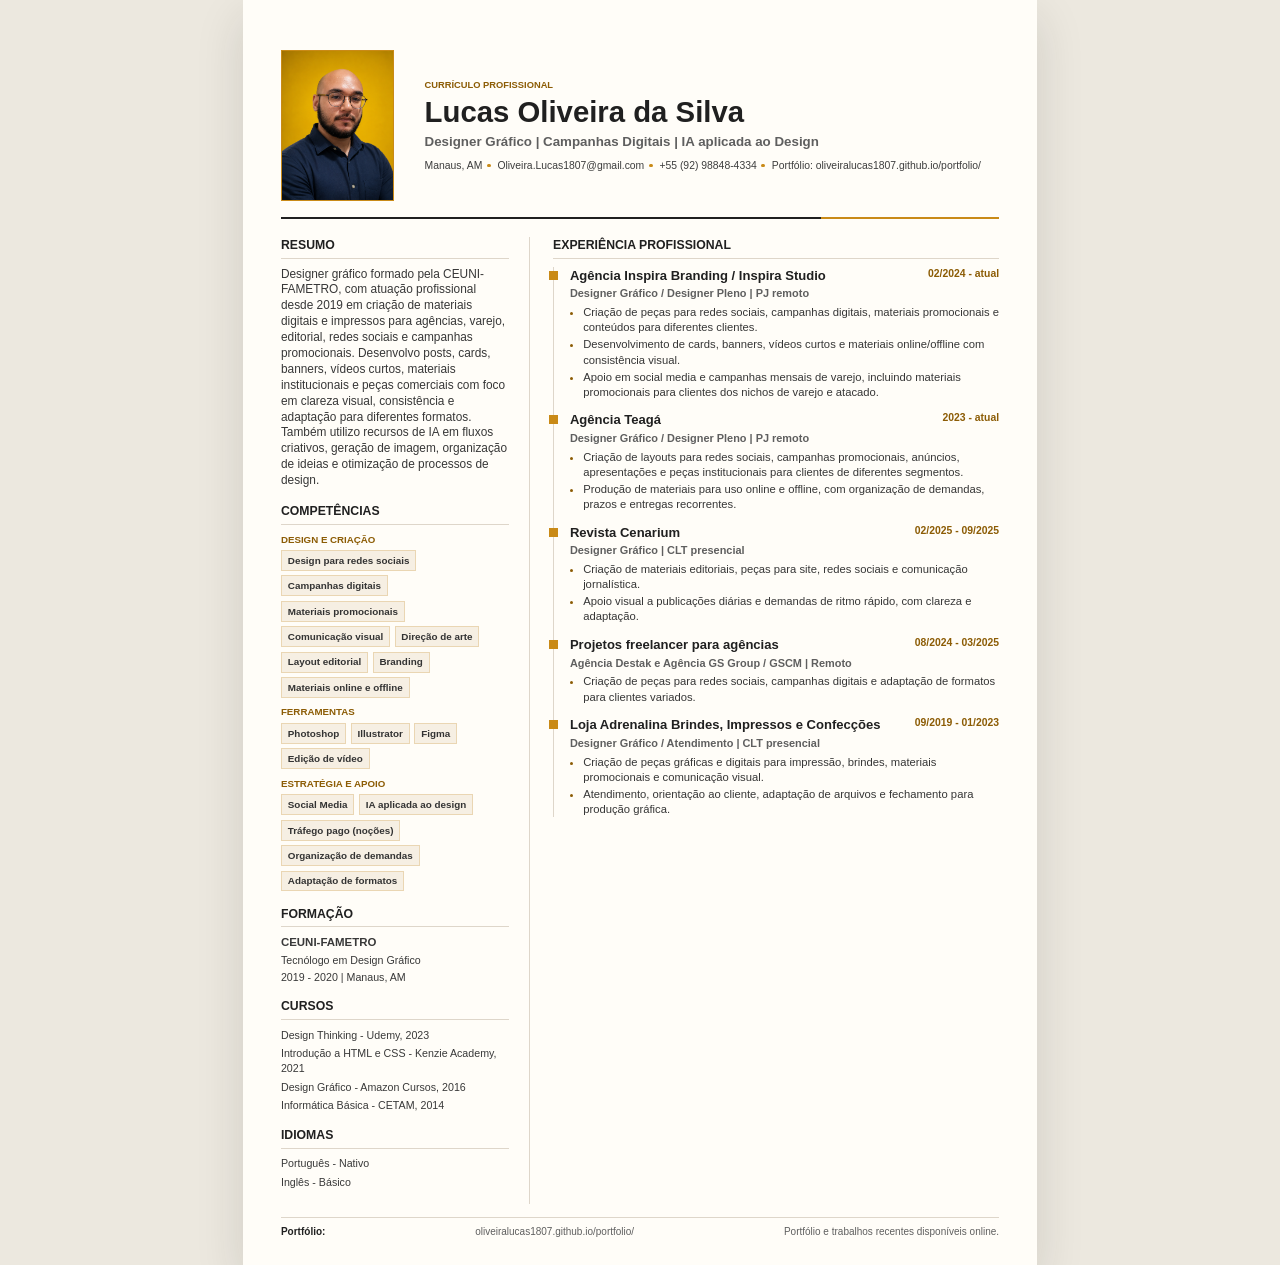
<file: index.html>
<!DOCTYPE html>
<!-- saved from url=(0108)file:///C:/Users/prov1/Documents/CURRICULO/curriculo/Curr%C3%ADculo%20-%20Lucas%20Oliveira%20da%20Silva.html -->
<html lang="pt-BR"><head><meta http-equiv="Content-Type" content="text/html; charset=UTF-8">
  
  <meta name="viewport" content="width=device-width, initial-scale=1.0">
  <title>Currículo - Lucas Oliveira da Silva</title>
  <link rel="preconnect" href="https://fonts.googleapis.com/">
  <link rel="preconnect" href="https://fonts.gstatic.com/" crossorigin="">
  <link href="./curriculo-lucas-oliveira_files/css2" rel="stylesheet">
  <link rel="stylesheet" href="./curriculo-lucas-oliveira_files/curriculo-lucas-oliveira.css">
</head>
<body>
  <main class="page">
    <header class="hero">
      <div class="photo-frame" aria-label="Espaço para foto profissional">
        <img src="./assets/foto-lucas.png" alt="Foto profissional de Lucas Oliveira da Silva" onerror="this.style.display=&#39;none&#39;; this.parentElement.classList.add(&#39;photo-empty&#39;);">
        <span>Foto</span>
      </div>

      <section class="identity" aria-label="Identificação profissional">
        <p class="eyebrow">Currículo profissional</p>
        <h1>Lucas Oliveira da Silva</h1>
        <p class="role">Designer Gráfico | Campanhas Digitais | IA aplicada ao Design</p>
        <ul class="contact-list">
          <li>Manaus, AM</li>
          <li><a href="mailto:Oliveira.Lucas1807@gmail.com">Oliveira.Lucas1807@gmail.com</a></li>
          <li><a href="tel:+5592988484334">+55 (92) 98848-4334</a></li>
          <li>Portfólio: <a href="https://oliveiralucas1807.github.io/portfolio/">oliveiralucas1807.github.io/portfolio/</a></li>
        </ul>
      </section>
    </header>

    <div class="content-grid">
      <aside class="sidebar">
        <section class="section">
          <h2>Resumo</h2>
          <p>
            Designer gráfico formado pela CEUNI-FAMETRO, com atuação profissional desde 2019 em criação de materiais digitais e impressos para agências, varejo, editorial, redes sociais e campanhas promocionais. Desenvolvo posts, cards, banners, vídeos curtos, materiais institucionais e peças comerciais com foco em clareza visual, consistência e adaptação para diferentes formatos. Também utilizo recursos de IA em fluxos criativos, geração de imagem, organização de ideias e otimização de processos de design.
          </p>
        </section>

        <section class="section">
          <h2>Competências</h2>
          <h3>Design e criação</h3>
          <div class="tag-list">
            <span>Design para redes sociais</span>
            <span>Campanhas digitais</span>
            <span>Materiais promocionais</span>
            <span>Comunicação visual</span>
            <span>Direção de arte</span>
            <span>Layout editorial</span>
            <span>Branding</span>
            <span>Materiais online e offline</span>
          </div>

          <h3>Ferramentas</h3>
          <div class="tag-list">
            <span>Photoshop</span>
            <span>Illustrator</span>
            <span>Figma</span>
            <span>Edição de vídeo</span>
          </div>

          <h3>Estratégia e apoio</h3>
          <div class="tag-list">
            <span>Social Media</span>
            <span>IA aplicada ao design</span>
            <span>Tráfego pago (noções)</span>
            <span>Organização de demandas</span>
            <span>Adaptação de formatos</span>
          </div>
        </section>

        <section class="section compact-section">
          <h2>Formação</h2>
          <article class="mini-item">
            <strong>CEUNI-FAMETRO</strong>
            <span>Tecnólogo em Design Gráfico</span>
            <span>2019 - 2020 | Manaus, AM</span>
          </article>
        </section>

        <section class="section compact-section">
          <h2>Cursos</h2>
          <ul class="clean-list">
            <li>Design Thinking - Udemy, 2023</li>
            <li>Introdução a HTML e CSS - Kenzie Academy, 2021</li>
            <li>Design Gráfico - Amazon Cursos, 2016</li>
            <li>Informática Básica - CETAM, 2014</li>
          </ul>
        </section>

        <section class="section compact-section">
          <h2>Idiomas</h2>
          <ul class="clean-list two-column">
            <li>Português - Nativo</li>
            <li>Inglês - Básico</li>
          </ul>
        </section>
      </aside>

      <section class="main-column">
        <section class="section experience-section">
          <h2>Experiência profissional</h2>

          <article class="experience-item">
            <div class="experience-head">
              <div>
                <h3>Agência Inspira Branding / Inspira Studio</h3>
                <p>Designer Gráfico / Designer Pleno | PJ remoto</p>
              </div>
              <span>02/2024 - atual</span>
            </div>
            <ul>
              <li>Criação de peças para redes sociais, campanhas digitais, materiais promocionais e conteúdos para diferentes clientes.</li>
              <li>Desenvolvimento de cards, banners, vídeos curtos e materiais online/offline com consistência visual.</li>
              <li>Apoio em social media e campanhas mensais de varejo, incluindo materiais promocionais para clientes dos nichos de varejo e atacado.</li>
            </ul>
          </article>

          <article class="experience-item">
            <div class="experience-head">
              <div>
                <h3>Agência Teagá</h3>
                <p>Designer Gráfico / Designer Pleno | PJ remoto</p>
              </div>
              <span>2023 - atual</span>
            </div>
            <ul>
              <li>Criação de layouts para redes sociais, campanhas promocionais, anúncios, apresentações e peças institucionais para clientes de diferentes segmentos.</li>
              <li>Produção de materiais para uso online e offline, com organização de demandas, prazos e entregas recorrentes.</li>
            </ul>
          </article>

          <article class="experience-item">
            <div class="experience-head">
              <div>
                <h3>Revista Cenarium</h3>
                <p>Designer Gráfico | CLT presencial</p>
              </div>
              <span>02/2025 - 09/2025</span>
            </div>
            <ul>
              <li>Criação de materiais editoriais, peças para site, redes sociais e comunicação jornalística.</li>
              <li>Apoio visual a publicações diárias e demandas de ritmo rápido, com clareza e adaptação.</li>
            </ul>
          </article>

          <article class="experience-item">
            <div class="experience-head">
              <div>
                <h3>Projetos freelancer para agências</h3>
                <p>Agência Destak e Agência GS Group / GSCM | Remoto</p>
              </div>
              <span>08/2024 - 03/2025</span>
            </div>
            <ul>
              <li>Criação de peças para redes sociais, campanhas digitais e adaptação de formatos para clientes variados.</li>
            </ul>
          </article>

          <article class="experience-item">
            <div class="experience-head">
              <div>
                <h3>Loja Adrenalina Brindes, Impressos e Confecções</h3>
                <p>Designer Gráfico / Atendimento | CLT presencial</p>
              </div>
              <span>09/2019 - 01/2023</span>
            </div>
            <ul>
              <li>Criação de peças gráficas e digitais para impressão, brindes, materiais promocionais e comunicação visual.</li>
              <li>Atendimento, orientação ao cliente, adaptação de arquivos e fechamento para produção gráfica.</li>
            </ul>
          </article>
        </section>
      </section>
    </div>

    <footer class="footer">
      <strong>Portfólio:</strong> <a href="https://oliveiralucas1807.github.io/portfolio/">oliveiralucas1807.github.io/portfolio/</a>
      <span>Portfólio e trabalhos recentes disponíveis online.</span>
    </footer>
  </main>


</body></html>
</file>
<file: curriculo-lucas-oliveira_files/curriculo-lucas-oliveira.css>
:root {
  --paper: #fffdf8;
  --ink: #202020;
  --muted: #5f5f5f;
  --soft: #eee7dc;
  --line: #ded6ca;
  --accent: #c98a17;
  --accent-dark: #8c5c05;
  --tag: #f6efe3;
  --white: #ffffff;
}

* {
  box-sizing: border-box;
}

html {
  background: #ece8df;
}

body {
  margin: 0;
  color: var(--ink);
  font-family: "Inter", Arial, Helvetica, sans-serif;
  font-size: 8.9pt;
  line-height: 1.34;
  -webkit-print-color-adjust: exact;
  print-color-adjust: exact;
}

a {
  color: inherit;
  text-decoration: none;
}

.page {
  width: 210mm;
  min-height: 297mm;
  margin: 0 auto;
  padding: 8.5mm 10mm 7mm;
  background: var(--paper);
  box-shadow: 0 18px 45px rgba(32, 32, 32, 0.14);
}

.hero {
  display: grid;
  grid-template-columns: 32mm 1fr;
  gap: 6mm;
  align-items: center;
  padding: 4.8mm 0 4.2mm;
  border-bottom: 2px solid var(--ink);
  position: relative;
}

.hero::after {
  content: "";
  position: absolute;
  right: 0;
  bottom: -2px;
  width: 47mm;
  height: 2px;
  background: var(--accent);
}

.photo-frame {
  width: 30mm;
  height: 40mm;
  border: 1.5px solid var(--accent);
  background: var(--white);
  display: grid;
  place-items: center;
  overflow: hidden;
}

.photo-frame img {
  width: 100%;
  height: 100%;
  object-fit: cover;
  display: block;
}

.photo-frame span {
  display: none;
  color: var(--accent-dark);
  font-family: "Montserrat", Arial, sans-serif;
  font-size: 8pt;
  font-weight: 700;
  text-transform: uppercase;
}

.photo-frame.photo-empty span {
  display: block;
}

.eyebrow {
  margin: 0 0 1.5mm;
  color: var(--accent-dark);
  font-family: "Montserrat", Arial, sans-serif;
  font-size: 7pt;
  font-weight: 700;
  letter-spacing: 0;
  text-transform: uppercase;
}

h1,
h2,
h3 {
  margin: 0;
  font-family: "Montserrat", Arial, Helvetica, sans-serif;
  letter-spacing: 0;
}

h1 {
  font-size: 22pt;
  line-height: 1;
  font-weight: 800;
}

.role {
  margin: 1.6mm 0 2.2mm;
  color: var(--muted);
  font-size: 10pt;
  font-weight: 600;
}

.contact-list {
  display: flex;
  flex-wrap: wrap;
  gap: 1.5mm 4mm;
  margin: 0;
  padding: 0;
  color: #3d3d3d;
  font-size: 7.8pt;
  list-style: none;
}

.contact-list li {
  position: relative;
  white-space: nowrap;
}

.contact-list li:not(:last-child)::after {
  content: "";
  position: absolute;
  top: 50%;
  right: -2.2mm;
  width: 1mm;
  height: 1mm;
  border-radius: 50%;
  background: var(--accent);
  transform: translateY(-50%);
}

.content-grid {
  display: grid;
  grid-template-columns: 66mm 1fr;
  gap: 6mm;
  padding-top: 4.8mm;
}

.sidebar {
  padding-right: 5.5mm;
  border-right: 1px solid var(--line);
}

.section {
  margin-bottom: 3.8mm;
}

.section h2 {
  margin-bottom: 2mm;
  padding-bottom: 1.1mm;
  border-bottom: 1px solid var(--line);
  font-size: 9.2pt;
  font-weight: 800;
  text-transform: uppercase;
}

.section h3 {
  margin: 2mm 0 1.2mm;
  color: var(--accent-dark);
  font-size: 7.3pt;
  font-weight: 800;
  text-transform: uppercase;
}

.section p {
  margin: 0 0 2mm;
  color: #373737;
}

.tag-list {
  display: flex;
  flex-wrap: wrap;
  gap: 1.2mm;
}

.tag-list span,
.highlight-grid span {
  border: 1px solid #ead6b3;
  background: var(--tag);
  color: #333333;
  font-size: 7.4pt;
  font-weight: 600;
  line-height: 1.15;
  padding: 1mm 1.55mm;
}

.mini-item,
.clean-list {
  color: #393939;
  font-size: 8pt;
}

.mini-item {
  display: grid;
  gap: 0.7mm;
}

.mini-item strong {
  font-size: 8.6pt;
}

.clean-list {
  display: grid;
  gap: 1.2mm;
  margin: 0;
  padding: 0;
  list-style: none;
}

.two-column {
  grid-template-columns: 1fr;
}

.experience-section {
  margin-bottom: 4mm;
}

.experience-item {
  position: relative;
  padding: 0 0 3mm 4.2mm;
  border-left: 1px solid var(--line);
}

.experience-item::before {
  content: "";
  position: absolute;
  left: -1.35mm;
  top: 1.1mm;
  width: 2.4mm;
  height: 2.4mm;
  background: var(--accent);
}

.experience-item:last-child {
  padding-bottom: 0;
}

.experience-head {
  display: grid;
  grid-template-columns: 1fr auto;
  gap: 4mm;
  align-items: start;
  margin-bottom: 1.1mm;
}

.experience-head h3 {
  margin: 0 0 0.6mm;
  color: var(--ink);
  font-size: 9.8pt;
  font-weight: 800;
  text-transform: none;
}

.experience-head p {
  margin: 0;
  color: var(--muted);
  font-size: 8.2pt;
  font-weight: 600;
}

.experience-head span {
  color: var(--accent-dark);
  font-size: 7.8pt;
  font-weight: 800;
  white-space: nowrap;
}

.experience-item ul {
  display: grid;
  gap: 0.55mm;
  margin: 0;
  padding-left: 3.5mm;
  color: #363636;
  font-size: 8.45pt;
}

.experience-item li::marker {
  color: var(--accent-dark);
}

.highlights {
  margin-top: 2mm;
}

.highlight-grid {
  display: grid;
  grid-template-columns: repeat(2, 1fr);
  gap: 1.5mm;
}

.footer {
  display: flex;
  justify-content: space-between;
  gap: 4mm;
  margin-top: 3.5mm;
  padding-top: 1.8mm;
  border-top: 1px solid var(--line);
  color: var(--muted);
  font-size: 7.5pt;
}

.footer strong {
  color: var(--ink);
}

@page {
  size: A4;
  margin: 0;
}

@media print {
  html,
  body {
    width: 210mm;
    min-height: 297mm;
    background: var(--paper);
  }

  .page {
    width: 210mm;
    height: 297mm;
    min-height: 0;
    margin: 0;
    box-shadow: none;
    overflow: hidden;
  }

  a {
    color: inherit;
  }

  .experience-item,
  .section,
  .hero,
  .footer {
    break-inside: avoid;
  }
}

@media screen and (max-width: 860px) {
  .page {
    width: 100%;
    min-height: auto;
    padding: 24px;
  }

  .hero,
  .content-grid,
  .experience-head,
  .footer {
    grid-template-columns: 1fr;
  }

  .hero {
    display: flex;
    align-items: flex-start;
  }

  .content-grid {
    display: block;
  }

  .sidebar {
    padding-right: 0;
    border-right: 0;
  }

  .experience-head {
    display: grid;
    gap: 3px;
  }

  .footer {
    display: grid;
  }
}
</file>
